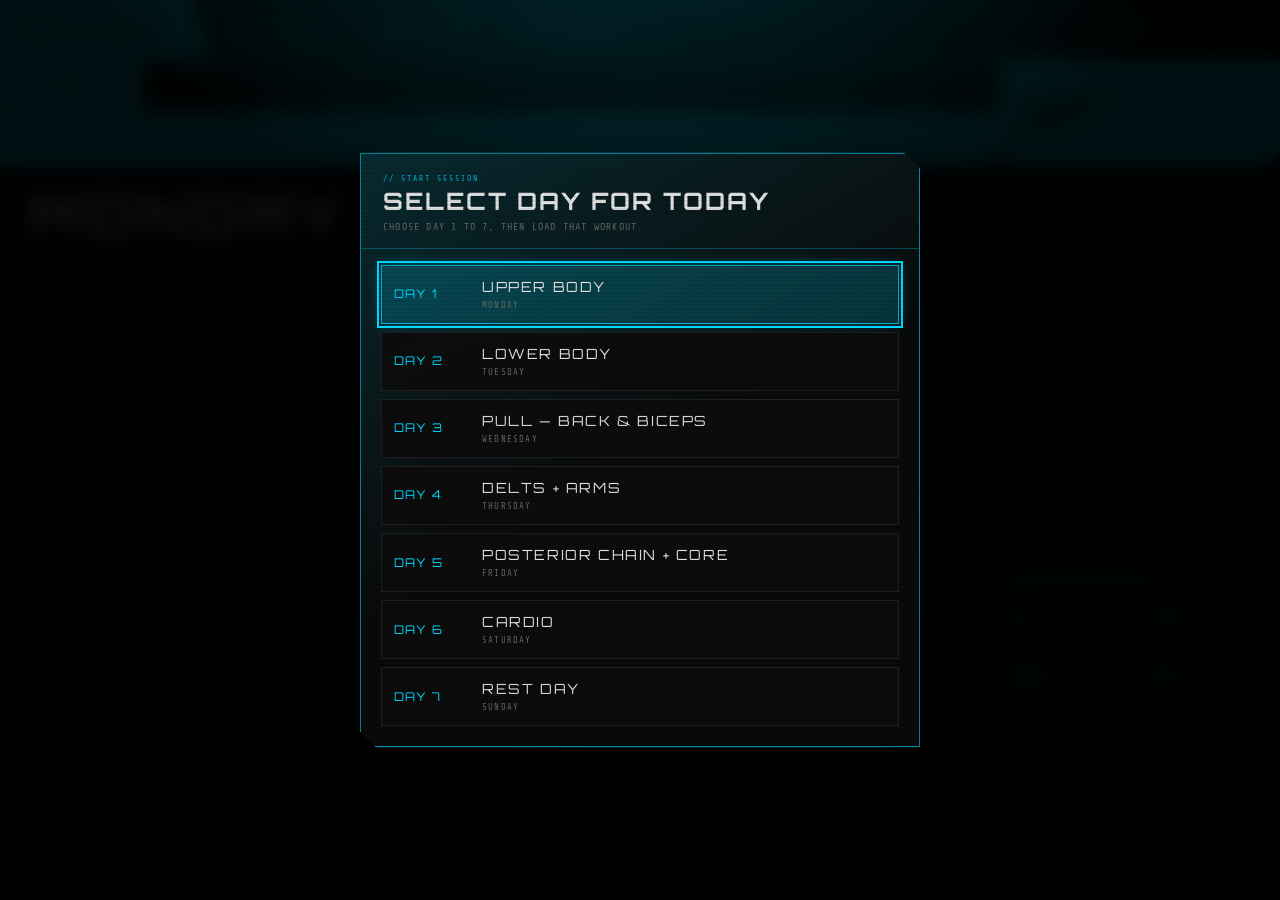
<file: index.html>
<!DOCTYPE html>
<html lang="en">
<head>
<meta charset="UTF-8">
<meta name="viewport" content="width=device-width, initial-scale=1.0">
<meta name="theme-color" content="#00d9ff">
<title>SPLIT.SYS</title>
<link rel="manifest" href="manifest.webmanifest">
<link rel="apple-touch-icon" sizes="192x192" href="icons/icon-192.png">
<link href="https://fonts.googleapis.com/css2?family=Orbitron:wght@400;700;900&family=Share+Tech+Mono&family=Rajdhani:wght@300;500;700&family=Inter:wght@300;400;500;600&display=swap" rel="stylesheet">
<link rel="stylesheet" href="styles.css">
</head>
<body>

<div class="app">

  <nav class="topbar">
    <div class="tb-logo"><span class="tb-logo-text">SPLIT.SYS</span></div>
    <div class="tb-meta">
      <div class="tb-item">
        <div class="tb-item-label">Cycle</div>
        <div class="tb-item-val">02 / WK08</div>
      </div>
      <div class="tb-item">
        <div class="tb-item-label">Period</div>
        <div class="tb-item-val">FEB 17–23</div>
      </div>
      <div class="tb-item">
        <div class="tb-item-label">Program</div>
        <div class="tb-item-val">5-DAY SPLIT</div>
      </div>
    </div>
    <div class="tb-status">
      <div class="status-dot"></div>
      <span class="status-txt">ACTIVE</span>
      <span class="network-status" id="network-status">ONLINE</span>
      <button type="button" class="install-app-btn hidden" id="install-app-btn">INSTALL</button>
    </div>
  </nav>

  <div class="ios-install-hint hidden" id="ios-install-hint">
    <span class="ios-hint-text">On iPhone: Share <b>&rarr;</b> Add to Home Screen.</span>
    <button type="button" class="ios-hint-close-btn" id="ios-hint-close-btn">OK</button>
  </div>

  <div class="app-update-banner hidden" id="app-update-banner" aria-live="polite">
    <span class="app-update-text" id="app-update-text">Update ready.</span>
    <div class="app-update-actions">
      <button type="button" class="app-update-btn" id="app-update-apply-btn" disabled>Apply Update</button>
      <button type="button" class="app-update-btn app-update-btn-muted" id="app-update-dismiss-btn">Dismiss</button>
    </div>
  </div>

  <main class="main">
    <div class="bg-text" id="bg-text">MONDAY</div>

    <div class="day-strip" id="day-strip">
      <div class="day-tab active" data-day="0"><span class="tab-s">Mon</span><span class="tab-n">01</span></div>
      <div class="day-tab" data-day="1"><span class="tab-s">Tue</span><span class="tab-n">02</span></div>
      <div class="day-tab" data-day="2"><span class="tab-s">Wed</span><span class="tab-n">03</span></div>
      <div class="day-tab" data-day="3"><span class="tab-s">Thu</span><span class="tab-n">04</span></div>
      <div class="day-tab" data-day="4"><span class="tab-s">Fri</span><span class="tab-n">05</span></div>
      <div class="day-tab rest-tab" data-day="5"><span class="tab-s">Sat</span><span class="tab-n">06</span></div>
      <div class="day-tab rest-tab" data-day="6"><span class="tab-s">Sun</span><span class="tab-n">07</span></div>
    </div>

    <div class="hero">
      <div class="hero-accent-bar">
        <div class="hero-day-label" id="hero-label">DAY 01 — MONDAY</div>
        <div class="hero-cat-badge" id="hero-cat-badge">UPPER BODY</div>
      </div>
      <div class="hero-name-row">
        <div class="hero-name" id="hero-name">Monday</div>
      </div>
      <div class="hero-chip-row" id="hero-chips"></div>
    </div>

    <div class="ex-panel" id="ex-panel"></div>
  </main>

  <aside class="sidebar">
    <div class="sb-head">
      <div class="sb-head-sys">SYS // PROGRAM</div>
      <div class="sb-head-title">Weekly<br>Split</div>
      <div class="sb-head-sub">2026 — Cycle 02</div>
    </div>
    <div class="sb-circuit">
      <div class="circuit-node"></div>
      <div class="circuit-line"></div>
      <div class="circuit-node"></div>
      <div class="circuit-line"></div>
      <div class="circuit-node"></div>
    </div>
    <div class="week-list" id="week-list"></div>
    <div class="sb-foot">
      <div class="sb-progress-bar"><div class="sb-progress-fill"></div></div>
      <div class="sb-stats-grid">
        <div class="sb-stat"><div class="sb-stat-label">Train / wk</div><div class="sb-stat-val">5</div></div>
        <div class="sb-stat"><div class="sb-stat-label">Avg min</div><div class="sb-stat-val">75</div></div>
        <div class="sb-stat"><div class="sb-stat-label">Total sets</div><div class="sb-stat-val">68</div></div>
        <div class="sb-stat"><div class="sb-stat-label">Cycle %</div><div class="sb-stat-val">57<span class="sb-stat-unit">%</span></div></div>
      </div>
      <div class="sb-routine-wrap">
        <button type="button" class="sb-clear-btn sb-routine-btn" id="import-csv-btn">Import CSV</button>
        <button type="button" class="sb-clear-btn sb-routine-btn" id="reset-default-routine-btn">Reset Routine</button>
        <button type="button" class="sb-clear-btn sb-routine-btn" onclick="location.href='./admin/'">Routine Admin</button>
        <input type="file" id="routine-csv-input" class="routine-csv-input" accept=".csv,text/csv">
        <div class="routine-feedback" id="routine-feedback" aria-live="polite"></div>
      </div>
      <div class="sb-clear-wrap">
        <button type="button" class="sb-clear-btn" id="clear-progress-btn">Clear Progress</button>
      </div>
    </div>
  </aside>

</div>

<!-- REST TIMER -->
<div class="rest-timer-widget" id="rest-timer-widget" aria-live="polite">
  <div class="rt-head">
    <span class="rt-title" id="rest-title">REST TIMER</span>
    <button type="button" class="rt-skip-btn" id="rest-skip-btn">SKIP</button>
  </div>
  <div class="rt-time" id="rest-time">00:00</div>
  <div class="rt-bar"><div class="rt-fill" id="rest-fill"></div></div>
</div>

<!-- MOBILE SESSION DOCK -->
<div class="session-dock" id="session-dock">
  <div class="session-dock-meta" id="dock-meta">0/0 DONE</div>
  <div class="session-dock-actions">
    <button type="button" class="dock-btn dock-btn-primary" id="dock-start-end-btn">START DAY</button>
    <button type="button" class="dock-btn" id="dock-undo-btn">UNDO</button>
    <button type="button" class="dock-btn" id="dock-plus-rest-btn">+30S REST</button>
    <button type="button" class="dock-btn" id="dock-skip-rest-btn">SKIP REST</button>
  </div>
</div>

<!-- MODAL -->
<div class="modal-bg" id="modal-bg">
  <div class="modal">
    <div class="modal-head">
      <div>
        <div class="mh-sys" id="mh-sys">// WORKOUT LOG</div>
        <div class="mh-name" id="mh-name">Monday</div>
        <div class="mh-cat" id="mh-cat">Upper Body</div>
      </div>
      <button class="modal-close" id="modal-close">&times;</button>
    </div>
    <div class="modal-body" id="modal-body"></div>
  </div>
</div>

<!-- STARTUP DAY PICKER -->
<div class="day-picker-bg" id="day-picker-bg" role="dialog" aria-modal="true" aria-labelledby="day-picker-title">
  <div class="day-picker">
    <div class="day-picker-head">
      <div class="day-picker-kicker">// START SESSION</div>
      <h2 class="day-picker-title" id="day-picker-title">Select Day For Today</h2>
      <p class="day-picker-copy">Choose day 1 to 7, then load that workout.</p>
    </div>
    <div class="day-picker-grid">
      <button type="button" class="day-pick-btn" data-day="0"><span class="day-pick-num">DAY 1</span><span class="day-pick-main">UPPER BODY</span><span class="day-pick-cat">MONDAY</span></button>
      <button type="button" class="day-pick-btn" data-day="1"><span class="day-pick-num">DAY 2</span><span class="day-pick-main">LOWER BODY</span><span class="day-pick-cat">TUESDAY</span></button>
      <button type="button" class="day-pick-btn" data-day="2"><span class="day-pick-num">DAY 3</span><span class="day-pick-main">PULL - BACK & BICEPS</span><span class="day-pick-cat">WEDNESDAY</span></button>
      <button type="button" class="day-pick-btn" data-day="3"><span class="day-pick-num">DAY 4</span><span class="day-pick-main">DELTS + ARMS</span><span class="day-pick-cat">THURSDAY</span></button>
      <button type="button" class="day-pick-btn" data-day="4"><span class="day-pick-num">DAY 5</span><span class="day-pick-main">POSTERIOR CHAIN + CORE</span><span class="day-pick-cat">FRIDAY</span></button>
      <button type="button" class="day-pick-btn" data-day="5"><span class="day-pick-num">DAY 6</span><span class="day-pick-main">CARDIO</span><span class="day-pick-cat">SATURDAY</span></button>
      <button type="button" class="day-pick-btn" data-day="6"><span class="day-pick-num">DAY 7</span><span class="day-pick-main">REST DAY</span><span class="day-pick-cat">SUNDAY</span></button>
    </div>
  </div>
</div>

<script src="script.js"></script>
</body>
</html>
</file>
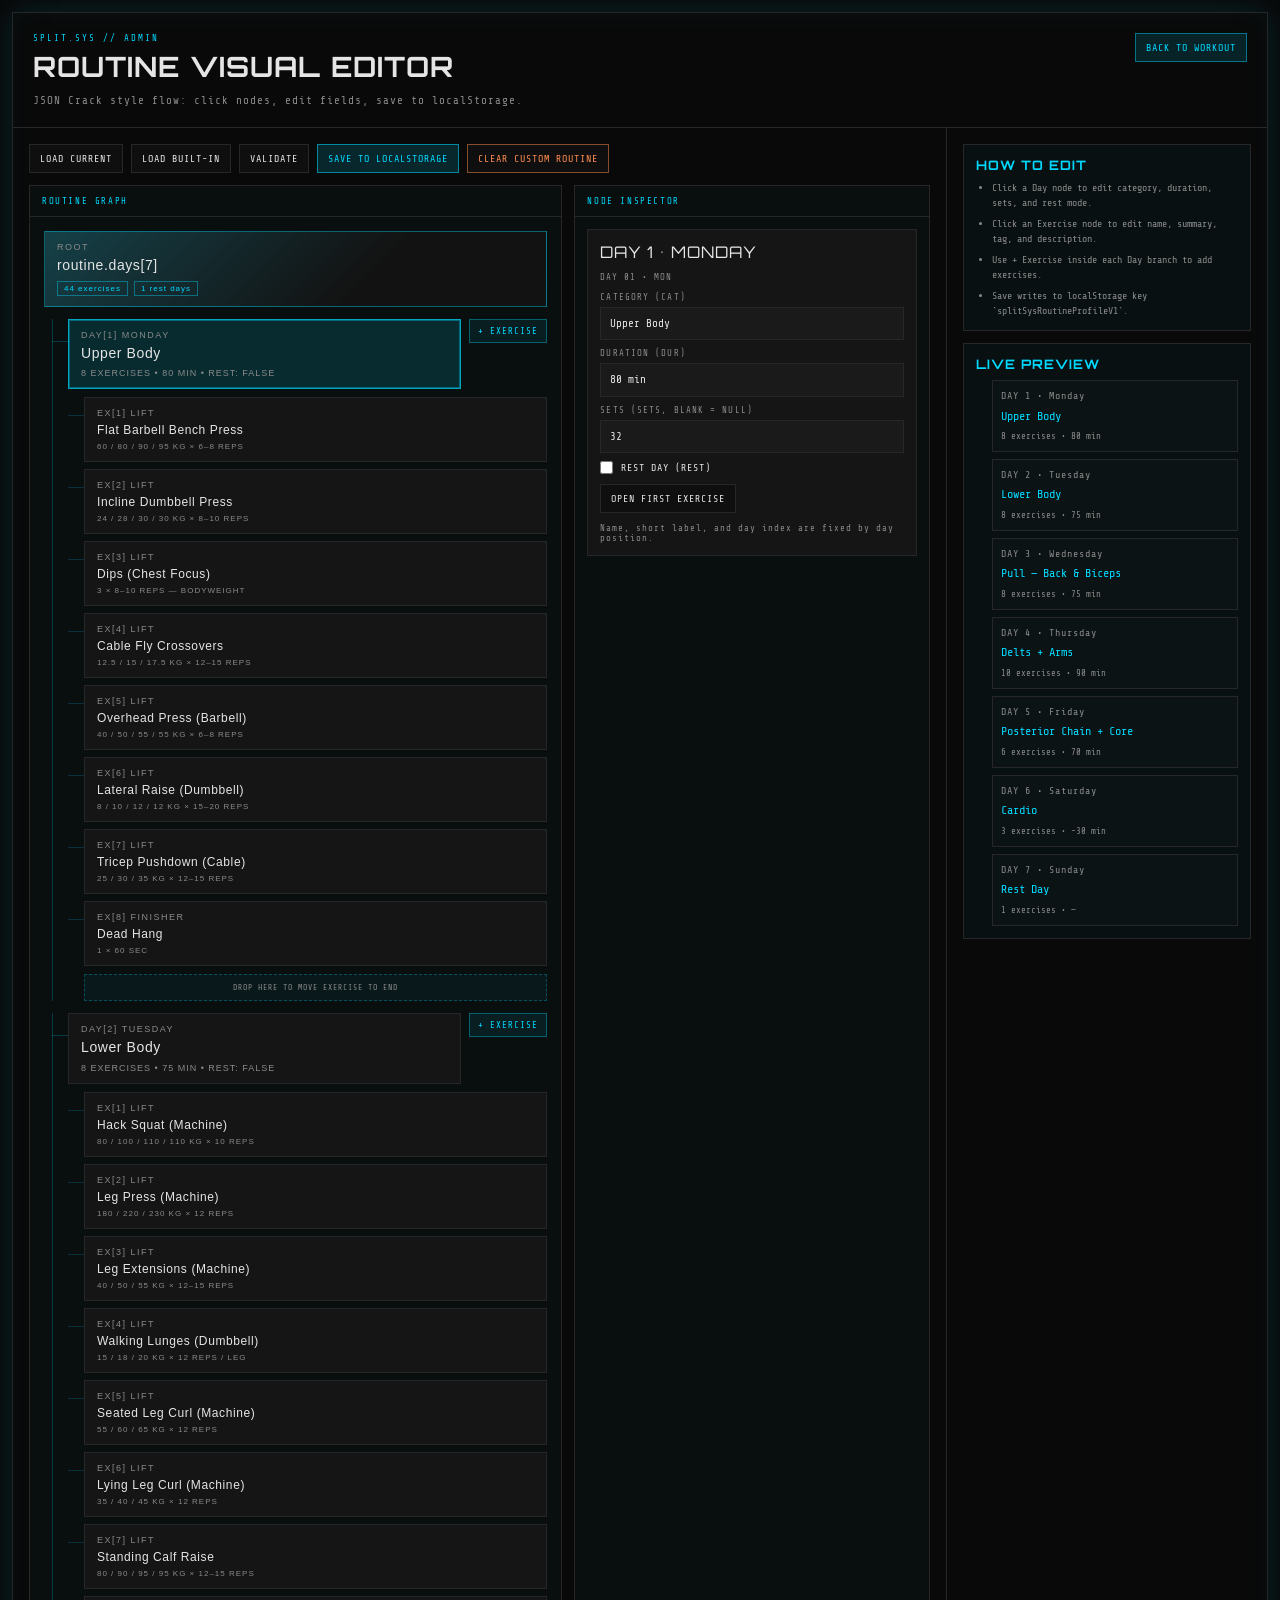
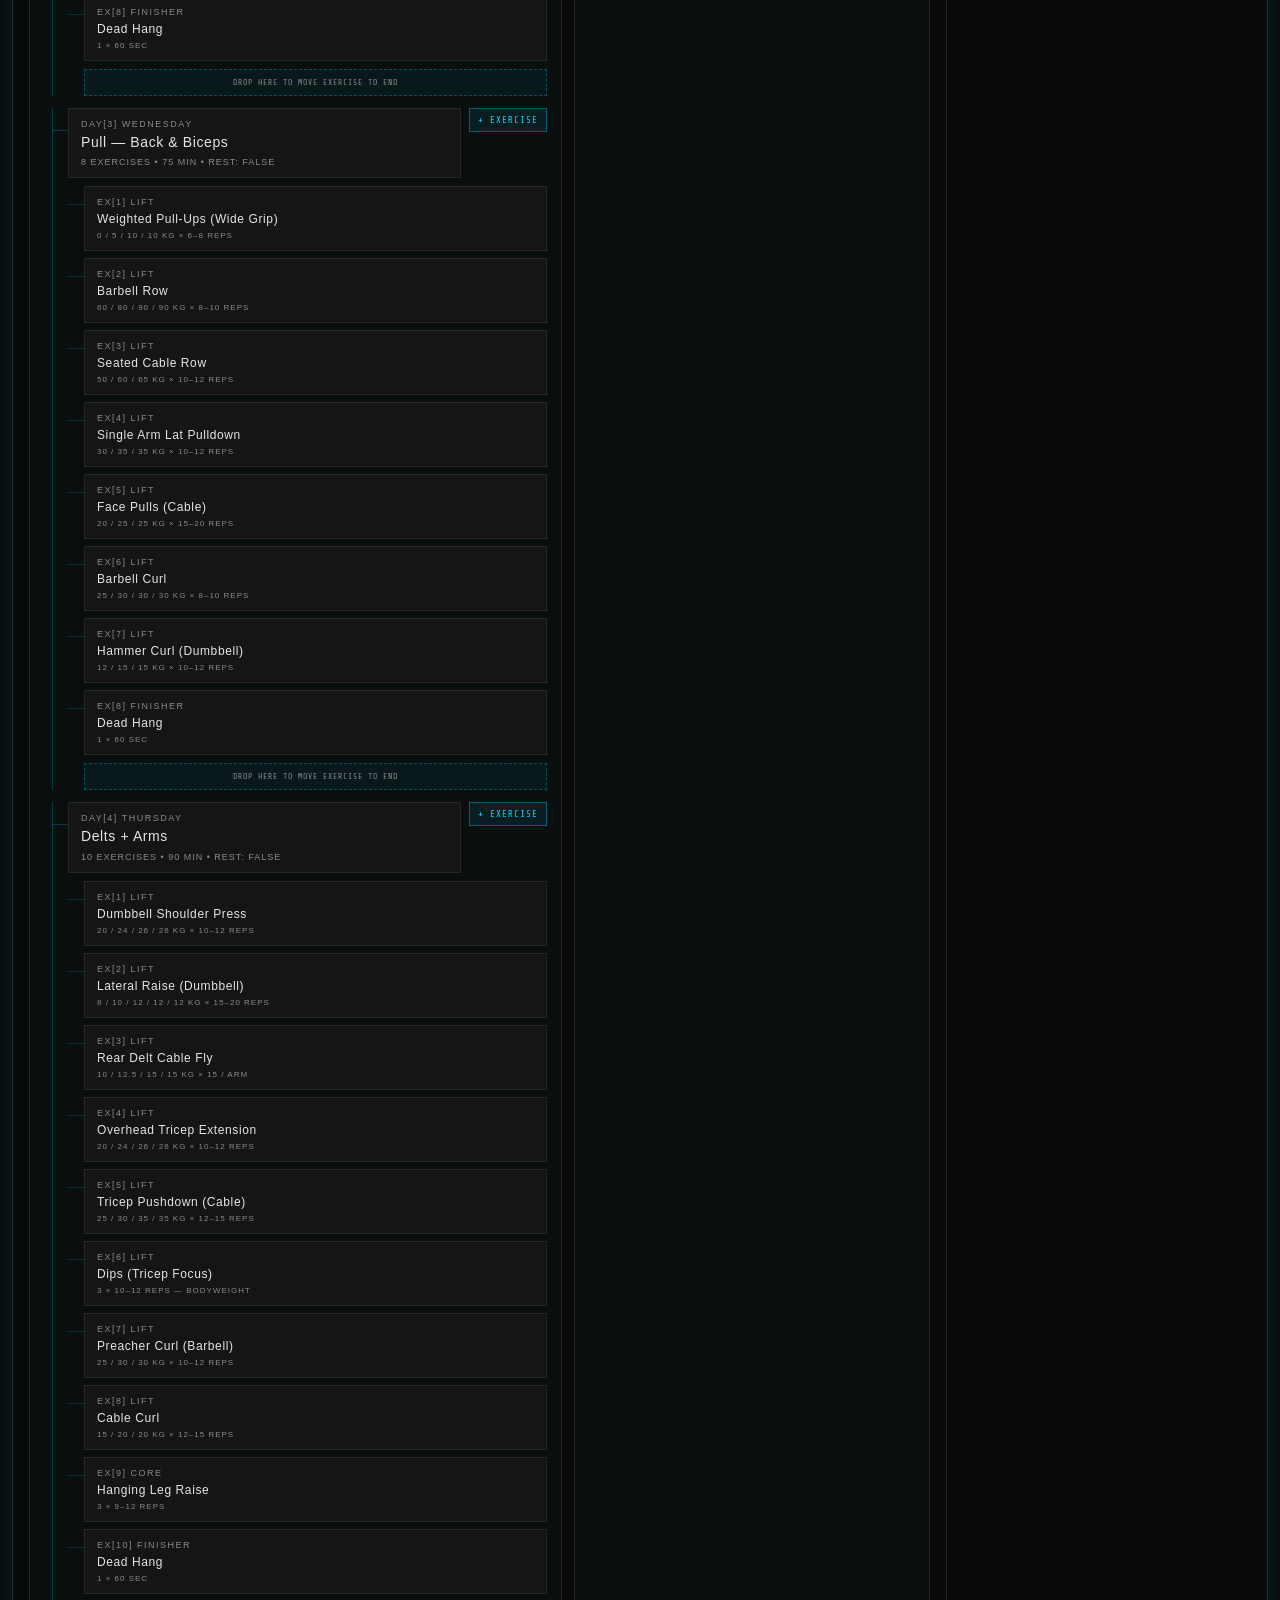
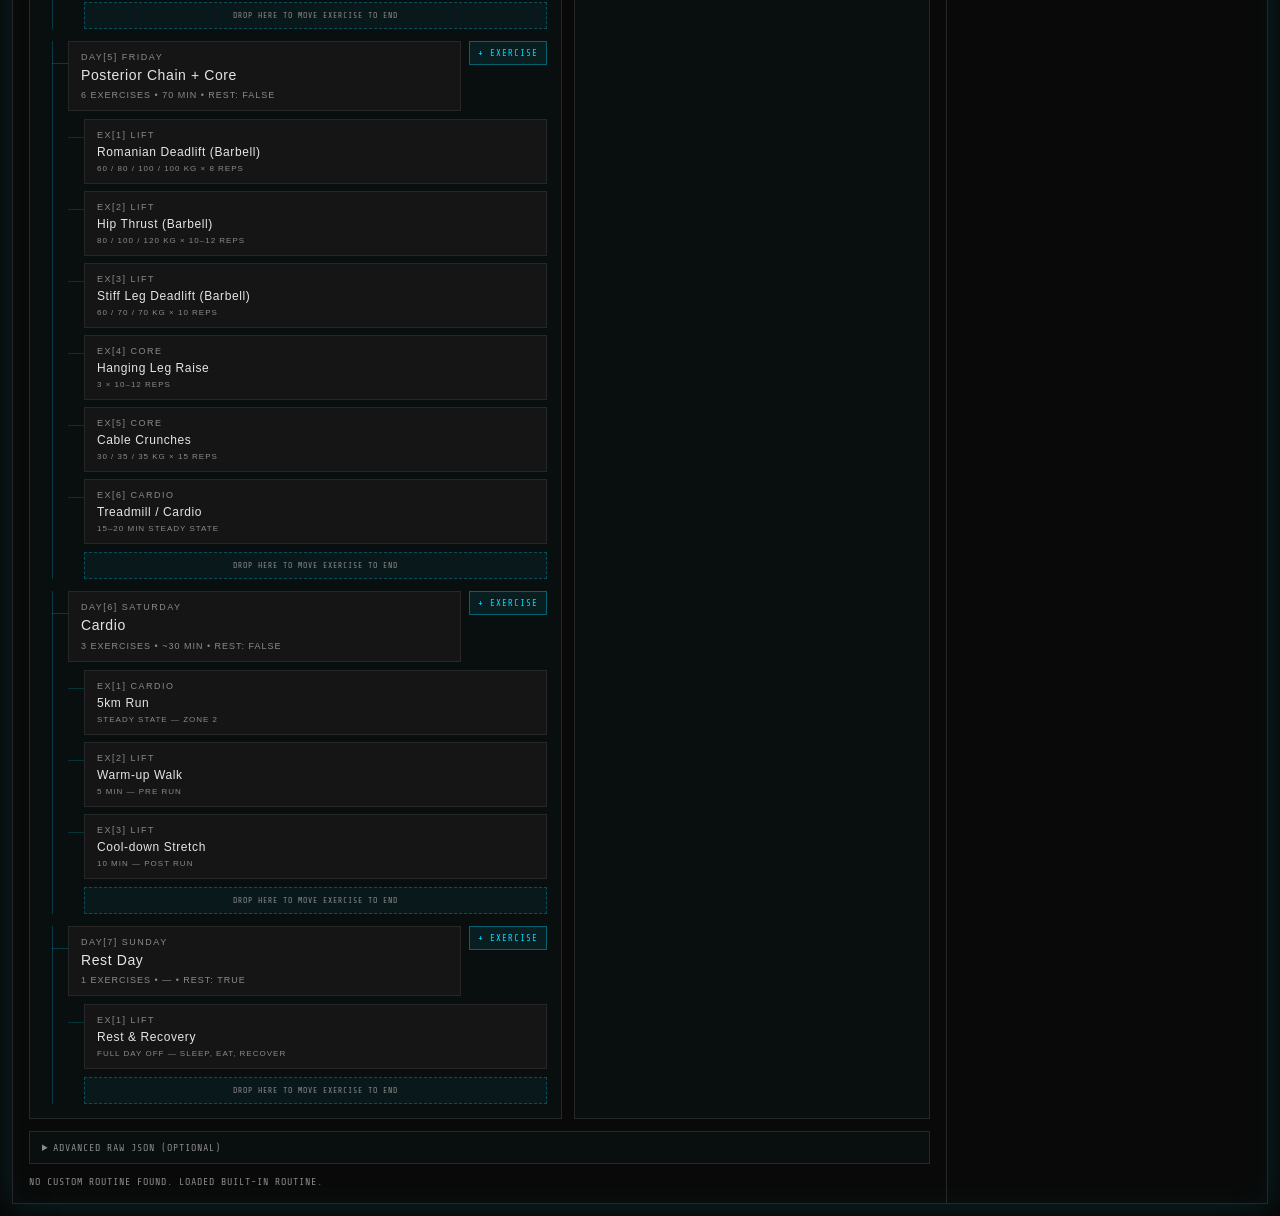
<file: admin/index.html>
<!DOCTYPE html>
<html lang="en">
<head>
<meta charset="UTF-8">
<meta name="viewport" content="width=device-width, initial-scale=1.0">
<meta name="theme-color" content="#00d9ff">
<title>SPLIT.SYS Admin</title>
<link href="https://fonts.googleapis.com/css2?family=Orbitron:wght@400;700;900&family=Share+Tech+Mono&family=Rajdhani:wght@500;700&display=swap" rel="stylesheet">
<link rel="stylesheet" href="./admin.css">
</head>
<body>
<div class="admin-shell">
  <header class="admin-topbar">
    <div class="admin-brand">
      <div class="admin-kicker">SPLIT.SYS // ADMIN</div>
      <h1 class="admin-title">Routine Visual Editor</h1>
      <p class="admin-sub">JSON Crack style flow: click nodes, edit fields, save to localStorage.</p>
    </div>
    <a class="admin-back" href="../index.html">Back To Workout</a>
  </header>

  <main class="admin-main">
    <section class="admin-editor-panel">
      <div class="admin-toolbar">
        <button type="button" class="admin-btn" id="load-current-btn">Load Current</button>
        <button type="button" class="admin-btn" id="load-default-btn">Load Built-in</button>
        <button type="button" class="admin-btn" id="validate-btn">Validate</button>
        <button type="button" class="admin-btn admin-btn-primary" id="save-btn">Save To LocalStorage</button>
        <button type="button" class="admin-btn admin-btn-danger" id="clear-btn">Clear Custom Routine</button>
      </div>

      <div class="admin-workspace">
        <div class="graph-pane">
          <div class="pane-title">Routine Graph</div>
          <div id="graph-canvas" class="graph-canvas" aria-live="polite"></div>
        </div>
        <div class="inspector-pane">
          <div class="pane-title">Node Inspector</div>
          <div id="inspector-body" class="inspector-body"></div>
        </div>
      </div>

      <details class="raw-panel">
        <summary>Advanced Raw JSON (optional)</summary>
        <label class="admin-label" for="routine-json-input">Edit JSON directly, then apply to graph</label>
        <textarea id="routine-json-input" class="admin-editor" spellcheck="false" aria-describedby="admin-status"></textarea>
        <div class="raw-actions">
          <button type="button" class="admin-btn" id="apply-json-btn">Apply JSON To Graph</button>
        </div>
      </details>

      <div class="admin-status" id="admin-status" aria-live="polite">Ready.</div>
    </section>

    <aside class="admin-side-panel">
      <div class="panel-block">
        <h2>How To Edit</h2>
        <ul>
          <li>Click a Day node to edit category, duration, sets, and rest mode.</li>
          <li>Click an Exercise node to edit name, summary, tag, and description.</li>
          <li>Use + Exercise inside each Day branch to add exercises.</li>
          <li>Save writes to localStorage key `splitSysRoutineProfileV1`.</li>
        </ul>
      </div>
      <div class="panel-block">
        <h2>Live Preview</h2>
        <ul id="day-preview-list" class="day-preview-list"></ul>
      </div>
    </aside>
  </main>
</div>

<script src="./admin.js"></script>
</body>
</html>
</file>
<file: styles.css>
*, *::before, *::after { box-sizing: border-box; margin: 0; padding: 0; }

:root {
  --bg: #080808;
  --surface: #0e0e0e;
  --border: #202020;
  --accent: #00d9ff;
  --accent-rgb: 0,217,255;
  --accent-ink: #000000;
  --accent-ink-rgb: 0,0,0;
  --accent-ink-muted: rgba(0,0,0,0.55);
  --accent-ink-border: rgba(0,0,0,0.25);
  --text: #e0e0e0;
  --muted: #3a3a3a;
  --muted2: #666;
}

html, body {
  min-height: 100%;
  width: 100%;
  overflow-x: hidden;
}

body {
  font-family: 'Share Tech Mono', monospace;
  background:
    radial-gradient(1100px 560px at 12% -12%, rgba(var(--accent-rgb),0.22), transparent 58%),
    radial-gradient(900px 500px at 88% 112%, rgba(var(--accent-rgb),0.14), transparent 60%),
    var(--bg);
  color: var(--text);
  min-height: 100vh;
}

body::before {
  content: '';
  position: fixed;
  inset: 0;
  background: repeating-linear-gradient(0deg, transparent, transparent 2px, rgba(0,0,0,0.06) 2px, rgba(0,0,0,0.06) 4px);
  pointer-events: none;
  z-index: 9999;
}

body::after {
  content: '';
  position: fixed;
  inset: 0;
  background:
    radial-gradient(800px 420px at 50% 50%, rgba(0,0,0,0.08), rgba(0,0,0,0.45)),
    rgba(0,0,0,0.22);
  opacity: 0;
  pointer-events: none;
  z-index: 9998;
  transition: opacity 160ms ease;
}

body.theme-fade-out::after {
  opacity: 0.62;
}

body.theme-fade-in::after {
  opacity: 0;
  transition: opacity 320ms ease;
}

/* ── LAYOUT ─────────────────────────────── */
.app {
  display: grid;
  grid-template-columns: 1fr 280px;
  grid-template-rows: 60px 1fr;
  min-height: 100vh;
}

/* ── TOP BAR ────────────────────────────── */
.topbar {
  grid-column: 1 / -1;
  display: flex;
  align-items: stretch;
  border-bottom: 1px solid var(--accent);
  min-width: 0;
}

.tb-logo {
  display: flex;
  align-items: center;
  padding: 0 28px 0 24px;
  background: var(--accent);
  clip-path: polygon(0 0, calc(100% - 16px) 0, 100% 100%, 0 100%);
  padding-right: 44px;
  flex-shrink: 0;
}

.tb-logo-text {
  font-family: 'Orbitron', sans-serif;
  font-size: 16px;
  font-weight: 900;
  letter-spacing: 5px;
  color: var(--accent-ink);
}

.tb-meta {
  display: flex;
  align-items: center;
  flex: 1;
  min-width: 0;
}

.tb-item {
  padding: 0 24px;
  border-right: 1px solid var(--border);
  display: flex;
  flex-direction: column;
  justify-content: center;
  height: 100%;
  min-width: 0;
}

.tb-item-label {
  font-size: 9px;
  letter-spacing: 2px;
  text-transform: uppercase;
  color: var(--muted2);
  margin-bottom: 3px;
}

.tb-item-val {
  font-family: 'Orbitron', sans-serif;
  font-size: 12px;
  font-weight: 700;
  color: var(--accent);
  letter-spacing: 2px;
  text-shadow: 0 0 10px rgba(var(--accent-rgb),0.55);
  white-space: nowrap;
}

.tb-status {
  margin-left: auto;
  display: flex;
  align-items: center;
  gap: 10px;
  padding: 0 24px;
  flex-shrink: 0;
}

.status-dot {
  width: 8px; height: 8px;
  background: var(--accent);
  box-shadow:
    0 0 8px rgba(var(--accent-rgb),0.95),
    0 0 22px rgba(var(--accent-rgb),0.8);
  animation: pulse 2s ease-in-out infinite;
}

@keyframes pulse { 0%,100%{opacity:1} 50%{opacity:0.25} }

.status-txt {
  font-size: 10px;
  letter-spacing: 3px;
  text-transform: uppercase;
  color: var(--accent);
  text-shadow: 0 0 12px rgba(var(--accent-rgb),0.6);
}

.network-status {
  font-size: 8px;
  letter-spacing: 1.8px;
  text-transform: uppercase;
  color: #00f5b8;
  border: 1px solid rgba(0,245,184,0.4);
  background: rgba(0,245,184,0.09);
  padding: 5px 8px 4px;
}

.network-status.offline {
  color: #ff8c50;
  border-color: rgba(255,140,80,0.45);
  background: rgba(255,140,80,0.12);
}

.install-app-btn {
  font-family: 'Share Tech Mono', monospace;
  font-size: 8px;
  letter-spacing: 1.5px;
  text-transform: uppercase;
  color: var(--accent);
  border: 1px solid rgba(var(--accent-rgb),0.5);
  background: rgba(var(--accent-rgb),0.14);
  padding: 6px 10px;
  cursor: pointer;
}
.install-app-btn:hover {
  background: rgba(var(--accent-rgb),0.24);
}
.install-app-btn.hidden {
  display: none;
}

.ios-install-hint {
  grid-column: 1 / -1;
  margin: 8px 16px 0;
  padding: 10px 12px;
  border: 1px solid rgba(var(--accent-rgb),0.45);
  background: rgba(var(--accent-rgb),0.1);
  display: flex;
  align-items: center;
  justify-content: space-between;
  gap: 10px;
}

.ios-install-hint.hidden {
  display: none;
}

.ios-hint-text {
  font-size: 10px;
  letter-spacing: 1px;
  color: var(--text);
}

.ios-hint-close-btn {
  font-family: 'Share Tech Mono', monospace;
  font-size: 8px;
  letter-spacing: 1.6px;
  text-transform: uppercase;
  color: var(--accent);
  border: 1px solid rgba(var(--accent-rgb),0.45);
  background: rgba(var(--accent-rgb),0.1);
  padding: 5px 9px;
  cursor: pointer;
}

.app-update-banner {
  grid-column: 1 / -1;
  margin: 8px 16px 0;
  padding: 10px 12px;
  border: 1px solid rgba(var(--accent-rgb),0.45);
  background: rgba(var(--accent-rgb),0.1);
  display: flex;
  align-items: center;
  justify-content: space-between;
  gap: 10px;
}

.app-update-banner.hidden {
  display: none;
}

.app-update-banner.blocked {
  border-color: rgba(255,140,80,0.48);
  background: rgba(255,140,80,0.12);
}

.app-update-text {
  font-size: 10px;
  letter-spacing: 1px;
  color: var(--text);
}

.app-update-banner.blocked .app-update-text {
  color: #ffbf96;
}

.app-update-actions {
  display: inline-flex;
  align-items: center;
  flex-wrap: wrap;
  gap: 8px;
}

.app-update-btn {
  font-family: 'Share Tech Mono', monospace;
  font-size: 8px;
  letter-spacing: 1.5px;
  text-transform: uppercase;
  color: var(--accent);
  border: 1px solid rgba(var(--accent-rgb),0.45);
  background: rgba(var(--accent-rgb),0.12);
  padding: 5px 9px;
  cursor: pointer;
}

.app-update-btn:hover:not(:disabled) {
  background: rgba(var(--accent-rgb),0.22);
}

.app-update-btn:disabled {
  opacity: 0.4;
  cursor: default;
}

.app-update-btn-muted {
  color: var(--muted2);
  border-color: var(--border);
  background: var(--surface);
}

.app-update-btn-muted:hover:not(:disabled) {
  color: var(--text);
  border-color: rgba(var(--accent-rgb),0.35);
  background: rgba(var(--accent-rgb),0.08);
}

button:focus-visible,
input:focus-visible,
textarea:focus-visible,
summary:focus-visible,
.day-tab:focus-visible,
.wi:focus-visible {
  outline: 2px solid var(--accent);
  outline-offset: 2px;
  box-shadow: 0 0 0 3px rgba(var(--accent-rgb),0.24);
}

/* ── MAIN ───────────────────────────────── */
.main {
  position: relative;
  overflow: hidden;
  border-right: 1px solid var(--border);
  display: flex;
  flex-direction: column;
}

.bg-text {
  position: absolute;
  bottom: -20px;
  left: -10px;
  font-family: 'Orbitron', sans-serif;
  font-size: clamp(80px, 12vw, 160px);
  font-weight: 900;
  color: rgba(var(--accent-rgb),0.035);
  letter-spacing: 8px;
  pointer-events: none;
  user-select: none;
  white-space: nowrap;
  z-index: 0;
}

/* ── DAY STRIP ──────────────────────────── */
.day-strip {
  display: flex;
  border-bottom: 1px solid var(--border);
  position: relative;
  z-index: 1;
}

.day-tab {
  flex: 1;
  padding: 14px 4px 12px;
  text-align: center;
  cursor: pointer;
  border-right: 1px solid var(--border);
  transition: background 0.12s;
}
.day-tab:last-child { border-right: none; }
.day-tab:hover { background: rgba(var(--accent-rgb),0.06); }
.day-tab.active { background: var(--accent); }
.day-tab.active .tab-s, .day-tab.active .tab-n { color: var(--accent-ink); }
.day-tab.rest-tab { opacity: 0.3; }
.day-tab.rest-tab.active { opacity: 1; }

.tab-s {
  font-family: 'Orbitron', sans-serif;
  font-size: 10px;
  font-weight: 700;
  letter-spacing: 1px;
  color: var(--muted2);
  text-transform: uppercase;
  display: block;
}
.tab-n {
  font-size: 9px;
  color: var(--muted);
  display: block;
  margin-top: 3px;
}

/* ── HERO ───────────────────────────────── */
.hero {
  position: relative;
  z-index: 1;
  border-bottom: 1px solid var(--border);
}

.hero-accent-bar {
  background: var(--accent);
  padding: 16px 28px 14px;
  display: flex;
  align-items: center;
  justify-content: space-between;
  clip-path: polygon(0 0, 100% 0, 100% calc(100% - 12px), calc(100% - 12px) 100%, 0 100%);
}

.hero-day-label {
  font-size: 10px;
  letter-spacing: 3px;
  color: var(--accent-ink-muted);
  text-transform: uppercase;
}

.hero-cat-badge {
  font-family: 'Rajdhani', sans-serif;
  font-size: 13px;
  font-weight: 700;
  letter-spacing: 4px;
  text-transform: uppercase;
  color: var(--accent-ink-muted);
  border: 1px solid var(--accent-ink-border);
  padding: 3px 12px;
}

.hero-name-row {
  padding: 20px 28px 4px;
}

.hero-name {
  font-family: 'Orbitron', sans-serif;
  font-size: clamp(36px, 4.5vw, 58px);
  font-weight: 900;
  letter-spacing: 5px;
  color: var(--text);
  text-transform: uppercase;
  line-height: 1;
  overflow-wrap: anywhere;
}

.hero-chip-row {
  display: flex;
  gap: 3px;
  padding: 16px 28px 20px;
}

.hchip {
  flex: 1;
  background: var(--surface);
  border: 1px solid var(--border);
  border-top: 2px solid var(--accent);
  padding: 12px 16px;
  clip-path: polygon(0 0, calc(100% - 8px) 0, 100% 8px, 100% 100%, 0 100%);
}

.hchip-label {
  font-size: 9px;
  letter-spacing: 2px;
  text-transform: uppercase;
  color: var(--muted2);
  margin-bottom: 5px;
}

.hchip-val {
  font-family: 'Orbitron', sans-serif;
  font-size: 16px;
  font-weight: 700;
  color: var(--accent);
  text-shadow:
    0 0 14px rgba(var(--accent-rgb),0.6),
    0 0 28px rgba(var(--accent-rgb),0.32);
}

/* ── EXERCISE LIST ──────────────────────── */
.ex-panel {
  position: relative;
  z-index: 1;
  flex: 1;
  overflow-y: auto;
  scrollbar-width: thin;
  scrollbar-color: var(--accent) #111;
}

.ex-section-label {
  padding: 10px 28px 8px;
  font-size: 9px;
  letter-spacing: 3px;
  text-transform: uppercase;
  color: var(--muted2);
  border-bottom: 1px solid var(--border);
  display: flex;
  align-items: center;
  justify-content: space-between;
  gap: 10px;
  flex-wrap: wrap;
}

.ex-section-title {
  display: flex;
  align-items: center;
  gap: 10px;
}
.ex-section-title::before { content: '//'; color: var(--accent); font-size: 11px; }

.day-controls {
  display: flex;
  align-items: center;
  gap: 10px;
}

.day-progress {
  font-size: 8px;
  letter-spacing: 2px;
  color: var(--muted2);
}

.day-start-btn {
  font-family: 'Share Tech Mono', monospace;
  font-size: 9px;
  letter-spacing: 1.5px;
  text-transform: uppercase;
  color: var(--muted2);
  background: var(--surface);
  border: 1px solid var(--border);
  padding: 7px 12px;
  cursor: pointer;
}
.day-start-btn:hover {
  color: var(--accent);
  border-color: rgba(var(--accent-rgb),0.4);
}
.day-start-btn.started {
  color: var(--accent);
  border-color: rgba(var(--accent-rgb),0.4);
  background: rgba(var(--accent-rgb),0.08);
}

.notes-panel {
  margin: 0 28px 10px;
  border: 1px solid var(--border);
  background: rgba(var(--accent-rgb),0.06);
}

.notes-panel > summary {
  cursor: pointer;
  list-style: none;
  padding: 10px 12px;
  font-size: 9px;
  letter-spacing: 2px;
  text-transform: uppercase;
  color: var(--accent);
  user-select: none;
}
.notes-panel > summary::-webkit-details-marker { display: none; }

.notes-body {
  padding: 0 12px 12px;
  border-top: 1px solid rgba(var(--accent-rgb),0.24);
}

.notes-input {
  width: 100%;
  min-height: 72px;
  resize: vertical;
  border: 1px solid rgba(var(--accent-rgb),0.28);
  background: rgba(10,10,10,0.88);
  color: var(--text);
  font-family: 'Inter', sans-serif;
  font-size: 13px;
  line-height: 1.45;
  padding: 10px;
  margin-top: 10px;
}

.pref-row {
  display: flex;
  gap: 12px;
  flex-wrap: wrap;
  margin-top: 9px;
}

.pref-item {
  display: inline-flex;
  align-items: center;
  gap: 6px;
  font-size: 9px;
  letter-spacing: 1px;
  text-transform: uppercase;
  color: var(--muted2);
}

.ex-row {
  display: grid;
  grid-template-columns: 1fr;
  gap: 12px;
  padding: 18px 24px 20px;
  border-bottom: 1px solid var(--border);
  transition: background 0.1s;
  position: relative;
}

.ex-panel.rows-animate .ex-row {
  animation: slideIn 0.25s ease both;
}

@keyframes slideIn {
  from { opacity: 0; transform: translateX(-8px); }
  to   { opacity: 1; transform: translateX(0); }
}

.ex-row::before {
  content: '';
  position: absolute;
  left: 0;
  top: 0;
  bottom: 0;
  width: 0;
  background: var(--accent);
  transition: width 0.1s;
}
.ex-row:hover { background: rgba(var(--accent-rgb),0.04); }
.ex-row:hover::before { width: 3px; }
.ex-row.done { background: rgba(var(--accent-rgb),0.08); }
.ex-row.done .ex-name { color: var(--accent); }

.ex-name {
  font-family: 'Inter', sans-serif;
  font-size: 31px;
  font-weight: 600;
  color: var(--text);
  line-height: 1.2;
  min-width: 0;
  overflow-wrap: anywhere;
}

.ex-head {
  display: flex;
  justify-content: space-between;
  align-items: flex-start;
  gap: 12px;
}

.ex-head-main {
  min-width: 0;
}

.ex-prescription {
  font-family: 'Share Tech Mono', monospace;
  font-size: 11px;
  color: var(--muted2);
  margin-top: 4px;
}

.ex-scheme {
  font-family: 'Orbitron', sans-serif;
  font-size: 20px;
  font-weight: 700;
  letter-spacing: 0.8px;
  text-transform: uppercase;
  color: var(--accent);
  white-space: nowrap;
}

.ex-set-track {
  display: flex;
  align-items: center;
  gap: 11px;
  overflow-x: auto;
  padding-bottom: 4px;
  scrollbar-width: thin;
}

.set-dot {
  width: 58px;
  height: 58px;
  min-width: 58px;
  display: grid;
  place-items: center;
  position: relative;
  overflow: hidden;
  isolation: isolate;
  clip-path: polygon(25% 6.7%, 75% 6.7%, 100% 50%, 75% 93.3%, 25% 93.3%, 0 50%);
  border: 1px solid rgba(160,160,160,0.2);
  background: rgba(170,170,170,0.15);
  color: rgba(225,225,225,0.45);
  font-family: 'Inter', sans-serif;
  font-size: 28px;
  font-weight: 500;
  cursor: pointer;
  transition:
    transform 0.22s cubic-bezier(0.24, 1, 0.32, 1),
    background-color 0.3s cubic-bezier(0.24, 1, 0.32, 1),
    color 0.26s ease,
    border-color 0.3s ease,
    box-shadow 0.3s ease;
  will-change: transform, background-color;
}

.set-dot::before {
  content: '';
  position: absolute;
  inset: 0;
  background: var(--accent);
  pointer-events: none;
  opacity: 0;
  clip-path: polygon(0 0, 0 0, 0 0, 0 0);
  z-index: 0;
}

.set-dot-label {
  position: relative;
  z-index: 1;
  line-height: 1;
}

.set-dot:hover {
  transform: translateY(-1px);
  border-color: rgba(var(--accent-rgb),0.45);
}

.set-dot.done {
  background: var(--accent);
  color: var(--accent-ink);
  border-color: rgba(var(--accent-rgb),0.9);
  box-shadow: 0 0 14px rgba(var(--accent-rgb),0.34);
}

.set-dot.done.fill-diag-on {
  background: rgba(170,170,170,0.15);
  color: rgba(225,225,225,0.45);
  border-color: rgba(160,160,160,0.2);
  box-shadow: none;
  animation: setDotSpringOn 560ms cubic-bezier(0.2, 0.95, 0.28, 1.1) both;
}

.set-dot.done.fill-diag-on::before {
  opacity: 1;
  animation: setDotDiagOn 560ms cubic-bezier(0.2, 0.95, 0.28, 1.1) both;
}

.set-dot.fill-diag-off {
  background: rgba(170,170,170,0.15);
  animation: setDotSpringOff 480ms cubic-bezier(0.2, 0.9, 0.3, 1) both;
}

.set-dot.fill-diag-off::before {
  opacity: 1;
  clip-path: polygon(0 0, 100% 0, 100% 100%, 0 100%);
  animation: setDotDiagOff 480ms cubic-bezier(0.2, 0.9, 0.3, 1) both;
}

@keyframes setDotSpringOn {
  0% {
    transform: scale(0.86);
    color: rgba(225,225,225,0.45);
    border-color: rgba(160,160,160,0.2);
    box-shadow: 0 0 0 rgba(var(--accent-rgb),0);
  }
  48% {
    transform: scale(1.1);
    color: var(--accent-ink);
    border-color: rgba(var(--accent-rgb),1);
    box-shadow: 0 0 20px rgba(var(--accent-rgb),0.4);
  }
  74% {
    transform: scale(0.96);
  }
  100% {
    transform: scale(1);
    color: var(--accent-ink);
    border-color: rgba(var(--accent-rgb),0.9);
    box-shadow: 0 0 14px rgba(var(--accent-rgb),0.34);
  }
}

@keyframes setDotSpringOff {
  0% {
    transform: scale(1);
    color: var(--accent-ink);
    border-color: rgba(var(--accent-rgb),0.9);
    box-shadow: 0 0 14px rgba(var(--accent-rgb),0.34);
  }
  46% {
    transform: scale(0.93);
  }
  100% {
    transform: scale(1);
    color: rgba(225,225,225,0.45);
    border-color: rgba(160,160,160,0.2);
    box-shadow: 0 0 0 rgba(var(--accent-rgb),0);
  }
}

@keyframes setDotDiagOn {
  0% {
    clip-path: polygon(0 0, 0 0, 0 0, 0 0);
  }
  58% {
    clip-path: polygon(0 0, 100% 0, 0 100%, 0 100%);
  }
  100% {
    clip-path: polygon(0 0, 100% 0, 100% 100%, 0 100%);
  }
}

@keyframes setDotDiagOff {
  0% {
    clip-path: polygon(0 0, 100% 0, 100% 100%, 0 100%);
  }
  42% {
    clip-path: polygon(0 0, 100% 0, 0 100%, 0 100%);
  }
  100% {
    clip-path: polygon(100% 100%, 100% 100%, 100% 100%, 100% 100%);
  }
}

.ex-foot {
  display: flex;
  justify-content: space-between;
  align-items: center;
  gap: 10px;
  flex-wrap: wrap;
}

.ex-progress {
  font-size: 10px;
  letter-spacing: 1.2px;
  text-transform: uppercase;
  color: var(--muted2);
}

.ex-progress.done {
  color: var(--accent);
}

.ex-actions {
  display: inline-flex;
  align-items: center;
  gap: 7px;
  margin-left: auto;
}

.ex-complete-btn {
  font-family: 'Share Tech Mono', monospace;
  font-size: 8px;
  letter-spacing: 1px;
  text-transform: uppercase;
  color: var(--muted2);
  border: 1px solid var(--border);
  background: var(--surface);
  padding: 6px 9px;
  cursor: pointer;
  white-space: nowrap;
}
.ex-complete-btn:hover {
  color: var(--accent);
  border-color: rgba(var(--accent-rgb),0.4);
}
.ex-complete-btn.done {
  color: var(--accent);
  border-color: rgba(var(--accent-rgb),0.5);
  background: rgba(var(--accent-rgb),0.08);
}

.ex-details-btn {
  font-family: 'Share Tech Mono', monospace;
  font-size: 8px;
  letter-spacing: 1px;
  text-transform: uppercase;
  color: #7ad8ff;
  border: 1px solid rgba(122,216,255,0.4);
  background: rgba(122,216,255,0.08);
  padding: 6px 9px;
  cursor: pointer;
  white-space: nowrap;
}
.ex-details-btn:hover {
  background: rgba(122,216,255,0.17);
}

/* ── SIDEBAR ────────────────────────────── */
.sidebar {
  display: flex;
  flex-direction: column;
  min-width: 0;
}

.sb-head {
  background: var(--accent);
  padding: 20px 18px 16px;
  clip-path: polygon(0 0, 100% 0, 100% calc(100% - 14px), calc(100% - 14px) 100%, 0 100%);
}

.sb-head-sys {
  font-size: 8px;
  letter-spacing: 3px;
  text-transform: uppercase;
  color: var(--accent-ink-muted);
  margin-bottom: 5px;
}

.sb-head-title {
  font-family: 'Orbitron', sans-serif;
  font-size: 18px;
  font-weight: 900;
  letter-spacing: 2px;
  color: var(--accent-ink);
  text-transform: uppercase;
  line-height: 1.1;
}

.sb-head-sub {
  font-size: 9px;
  letter-spacing: 2px;
  color: var(--accent-ink-muted);
  margin-top: 5px;
  text-transform: uppercase;
}

.sb-circuit {
  padding: 10px 16px;
  border-bottom: 1px solid var(--border);
  display: flex;
  align-items: center;
  gap: 6px;
}
.circuit-line { flex: 1; height: 1px; background: linear-gradient(90deg, var(--border), var(--accent), var(--border)); }
.circuit-node { width: 6px; height: 6px; border: 1px solid var(--accent); transform: rotate(45deg); }

.week-list { flex: 1; overflow-y: auto; scrollbar-width: none; }

.wi {
  display: flex;
  align-items: center;
  gap: 12px;
  padding: 14px 16px;
  border-bottom: 1px solid var(--border);
  border-left: none;
  border-right: none;
  border-top: none;
  cursor: pointer;
  transition: background 0.1s;
  position: relative;
  width: 100%;
  background: transparent;
  text-align: left;
  font: inherit;
}
.wi:hover { background: rgba(var(--accent-rgb),0.05); }
.wi.active { background: rgba(var(--accent-rgb),0.08); }
.wi.active::after {
  content: '';
  position: absolute;
  right: 0; top: 0; bottom: 0;
  width: 2px;
  background: var(--accent);
}
.wi.rest { opacity: 0.32; }
.wi.rest.active { opacity: 1; }

.wi-idx {
  font-family: 'Orbitron', sans-serif;
  font-size: 8px;
  font-weight: 700;
  letter-spacing: 1px;
  color: var(--muted2);
  width: 26px;
  flex-shrink: 0;
  text-transform: uppercase;
}
.wi.active .wi-idx { color: var(--accent); }

.wi-info { flex: 1; }
.wi-name { font-family: 'Inter', sans-serif; font-size: 12px; font-weight: 600; color: var(--text); margin-bottom: 2px; }
.wi-cat { font-size: 8px; letter-spacing: 1px; text-transform: uppercase; color: var(--muted2); }

.wi-vol { font-family: 'Share Tech Mono', monospace; font-size: 9px; color: var(--muted2); text-align: right; }
.wi.active .wi-vol { color: var(--accent); }
.wi.complete .wi-vol { color: var(--accent); }

.sb-foot { border-top: 1px solid var(--border); }

.sb-progress-bar { height: 3px; background: var(--border); }
.sb-progress-fill { height: 100%; width: 57%; background: var(--accent); box-shadow: 0 0 12px rgba(var(--accent-rgb),0.85); }

.sb-stats-grid { display: grid; grid-template-columns: 1fr 1fr; }

.sb-stat {
  padding: 12px 14px;
  border-right: 1px solid var(--border);
  border-bottom: 1px solid var(--border);
}
.sb-stat:nth-child(2n) { border-right: none; }
.sb-stat-label { font-size: 7px; letter-spacing: 2px; text-transform: uppercase; color: var(--muted2); margin-bottom: 4px; }
.sb-stat-val { font-family: 'Orbitron', sans-serif; font-size: 18px; font-weight: 700; color: var(--accent); text-shadow: 0 0 10px rgba(var(--accent-rgb),0.5); }
.sb-stat-unit { font-size: 8px; color: var(--muted2); margin-left: 2px; }

.sb-routine-wrap {
  padding: 10px 12px 0;
  border-top: 1px solid var(--border);
  display: grid;
  gap: 8px;
}

.sb-routine-btn {
  font-size: 8px;
  padding: 8px 10px;
}

.routine-csv-input {
  position: absolute;
  width: 1px;
  height: 1px;
  opacity: 0;
  pointer-events: none;
}

.routine-feedback {
  min-height: 14px;
  font-size: 8px;
  letter-spacing: 1px;
  text-transform: uppercase;
  color: var(--muted2);
}

.routine-feedback.success {
  color: #00f5b8;
}

.routine-feedback.error {
  color: #ff8c50;
}

.sb-clear-wrap {
  padding: 10px 12px 12px;
  border-top: 1px solid var(--border);
}

.sb-clear-btn {
  width: 100%;
  font-family: 'Share Tech Mono', monospace;
  font-size: 9px;
  letter-spacing: 1.5px;
  text-transform: uppercase;
  color: var(--muted2);
  background: var(--surface);
  border: 1px solid var(--border);
  padding: 10px 12px;
  cursor: pointer;
}
.sb-clear-btn:hover {
  color: #ff8c50;
  border-color: rgba(255,140,80,0.45);
  background: rgba(255,140,80,0.08);
}

/* ── REST TIMER ─────────────────────────── */
.rest-timer-widget {
  position: fixed;
  right: 18px;
  bottom: 18px;
  width: min(248px, calc(100vw - 36px));
  padding: 10px 12px 12px;
  border: 1px solid rgba(var(--accent-rgb),0.52);
  background:
    linear-gradient(135deg, rgba(var(--accent-rgb),0.2), rgba(8,8,8,0.96) 42%),
    rgba(8,8,8,0.94);
  box-shadow:
    0 0 20px rgba(var(--accent-rgb),0.44),
    0 0 44px rgba(var(--accent-rgb),0.18),
    inset 0 0 18px rgba(var(--accent-rgb),0.1);
  clip-path: polygon(0 0, calc(100% - 12px) 0, 100% 12px, 100% 100%, 0 100%);
  backdrop-filter: blur(8px);
  opacity: 0;
  transform: translateY(10px) scale(0.97);
  pointer-events: none;
  transition: opacity 0.18s ease, transform 0.18s ease, box-shadow 0.18s ease;
  z-index: 220;
}

.rest-timer-widget.active {
  opacity: 1;
  transform: translateY(0) scale(1);
  pointer-events: auto;
}

.rest-timer-widget.done {
  opacity: 1;
  transform: translateY(0) scale(1);
  pointer-events: none;
  box-shadow: 0 0 12px rgba(var(--accent-rgb),0.22);
}

.rt-head {
  display: flex;
  align-items: center;
  justify-content: space-between;
  gap: 10px;
  margin-bottom: 8px;
}

.rt-title {
  font-size: 8px;
  letter-spacing: 2px;
  text-transform: uppercase;
  color: var(--accent);
  text-shadow: 0 0 10px rgba(var(--accent-rgb),0.55);
}

.rt-skip-btn {
  font-family: 'Share Tech Mono', monospace;
  font-size: 8px;
  letter-spacing: 1.6px;
  text-transform: uppercase;
  color: var(--accent);
  border: 1px solid rgba(var(--accent-rgb),0.45);
  background: rgba(var(--accent-rgb),0.1);
  padding: 4px 8px;
  cursor: pointer;
}
.rt-skip-btn:hover:not(:disabled) {
  background: rgba(var(--accent-rgb),0.2);
}
.rt-skip-btn:disabled {
  opacity: 0.35;
  cursor: default;
}

.rt-time {
  font-family: 'Orbitron', sans-serif;
  font-size: 30px;
  font-weight: 900;
  letter-spacing: 2px;
  line-height: 1;
  color: var(--accent);
  text-shadow:
    0 0 16px rgba(var(--accent-rgb),0.85),
    0 0 36px rgba(var(--accent-rgb),0.35);
  margin-bottom: 9px;
}

.rt-bar {
  height: 5px;
  border: 1px solid rgba(var(--accent-rgb),0.35);
  background: rgba(var(--accent-rgb),0.14);
  overflow: hidden;
}

.rt-fill {
  width: 0%;
  height: 100%;
  background: var(--accent);
  box-shadow: 0 0 10px rgba(var(--accent-rgb),0.85);
  transition: width 0.16s linear;
}

/* ── MOBILE SESSION DOCK ────────────────── */
.session-dock {
  display: none;
  position: fixed;
  left: 0;
  right: 0;
  bottom: 0;
  z-index: 210;
  padding: 10px 12px calc(12px + env(safe-area-inset-bottom, 0px));
  border-top: 1px solid rgba(var(--accent-rgb),0.45);
  background:
    linear-gradient(180deg, rgba(var(--accent-rgb),0.16), rgba(8,8,8,0.96) 35%),
    rgba(8,8,8,0.94);
  backdrop-filter: blur(10px);
}

.session-dock-meta {
  font-size: 8px;
  letter-spacing: 2px;
  text-transform: uppercase;
  color: var(--accent);
  text-shadow: 0 0 10px rgba(var(--accent-rgb),0.55);
  margin-bottom: 8px;
}

.session-dock-actions {
  display: grid;
  grid-template-columns: 1fr 1fr;
  gap: 8px;
}

.dock-btn {
  font-family: 'Share Tech Mono', monospace;
  font-size: 9px;
  letter-spacing: 1.3px;
  text-transform: uppercase;
  color: var(--muted2);
  border: 1px solid var(--border);
  background: rgba(15,15,15,0.92);
  padding: 9px 8px;
  cursor: pointer;
}

.dock-btn:hover:not(:disabled) {
  color: var(--accent);
  border-color: rgba(var(--accent-rgb),0.45);
}

.dock-btn:disabled {
  opacity: 0.35;
  cursor: default;
}

.dock-btn-primary {
  color: var(--accent);
  border-color: rgba(var(--accent-rgb),0.5);
  background: rgba(var(--accent-rgb),0.12);
}

/* ── STARTUP DAY PICKER ─────────────────── */
.day-picker-bg {
  position: fixed;
  inset: 0;
  z-index: 430;
  display: flex;
  align-items: center;
  justify-content: center;
  padding: 18px;
  background:
    radial-gradient(900px 500px at 50% -10%, rgba(var(--accent-rgb),0.2), transparent 62%),
    rgba(0,0,0,0.92);
  backdrop-filter: blur(10px);
  opacity: 0;
  pointer-events: none;
  transition: opacity 0.16s ease;
}

.day-picker-bg.open {
  opacity: 1;
  pointer-events: auto;
}

.day-picker {
  width: min(560px, 94vw);
  border: 1px solid rgba(var(--accent-rgb),0.58);
  background:
    linear-gradient(150deg, rgba(var(--accent-rgb),0.16), rgba(10,10,10,0.96) 52%),
    rgba(10,10,10,0.96);
  box-shadow:
    0 0 30px rgba(var(--accent-rgb),0.38),
    0 0 90px rgba(var(--accent-rgb),0.2);
  clip-path: polygon(0 0, calc(100% - 16px) 0, 100% 16px, 100% 100%, 16px 100%, 0 calc(100% - 16px));
}

.day-picker-head {
  padding: 20px 22px 16px;
  border-bottom: 1px solid rgba(var(--accent-rgb),0.3);
}

.day-picker-kicker {
  font-size: 8px;
  letter-spacing: 2px;
  text-transform: uppercase;
  color: rgba(var(--accent-rgb),0.8);
  margin-bottom: 6px;
}

.day-picker-title {
  font-family: 'Orbitron', sans-serif;
  font-size: 24px;
  line-height: 1;
  letter-spacing: 2px;
  text-transform: uppercase;
  color: var(--text);
}

.day-picker-copy {
  margin-top: 8px;
  font-size: 10px;
  letter-spacing: 1.2px;
  text-transform: uppercase;
  color: var(--muted2);
}

.day-picker-grid {
  display: grid;
  grid-template-columns: 1fr;
  gap: 8px;
  padding: 16px 20px 20px;
  max-height: min(66vh, 620px);
  overflow-y: auto;
  scrollbar-width: thin;
}

.day-pick-btn {
  font-family: 'Share Tech Mono', monospace;
  border: 1px solid var(--border);
  background: rgba(12,12,12,0.94);
  color: var(--text);
  cursor: pointer;
  padding: 12px 12px;
  display: grid;
  grid-template-columns: 76px 1fr;
  grid-template-areas:
    'num main'
    'num cat';
  gap: 4px 12px;
  align-items: center;
  text-align: left;
}

.day-pick-btn:hover {
  border-color: rgba(var(--accent-rgb),0.45);
  background: rgba(var(--accent-rgb),0.12);
}

.day-pick-btn.active {
  border-color: rgba(var(--accent-rgb),0.72);
  background: rgba(var(--accent-rgb),0.2);
  box-shadow: 0 0 14px rgba(var(--accent-rgb),0.34);
}

.day-pick-num {
  grid-area: num;
  font-family: 'Orbitron', sans-serif;
  font-size: 12px;
  line-height: 1;
  letter-spacing: 1.2px;
  color: var(--accent);
  text-transform: uppercase;
}

.day-pick-main {
  grid-area: main;
  font-family: 'Orbitron', sans-serif;
  font-size: 14px;
  letter-spacing: 1.6px;
  color: var(--text);
  text-transform: uppercase;
}

.day-pick-cat {
  grid-area: cat;
  font-size: 9px;
  letter-spacing: 1.2px;
  text-transform: uppercase;
  color: var(--muted2);
  line-height: 1.35;
}

/* ── MODAL ──────────────────────────────── */
.modal-bg {
  position: fixed; inset: 0;
  background: rgba(0,0,0,0.92);
  backdrop-filter: blur(10px);
  z-index: 400;
  display: flex; align-items: center; justify-content: center;
  opacity: 0; pointer-events: none;
  transition: opacity 0.18s;
}
.modal-bg.open { opacity: 1; pointer-events: all; }

.modal {
  background: var(--bg);
  border: 1px solid var(--accent);
  width: min(640px, 94vw);
  max-height: 88vh;
  overflow-y: auto;
  transform: scale(0.96);
  transition: transform 0.2s ease;
  scrollbar-width: thin;
  scrollbar-color: var(--accent) #111;
  box-shadow:
    0 0 28px rgba(var(--accent-rgb),0.35),
    0 0 80px rgba(var(--accent-rgb),0.22);
  clip-path: polygon(0 0, calc(100% - 18px) 0, 100% 18px, 100% 100%, 18px 100%, 0 calc(100% - 18px));
}
.modal-bg.open .modal { transform: scale(1); }

.modal-head {
  background: var(--accent);
  padding: 24px 32px 20px;
  display: flex; align-items: flex-start; justify-content: space-between;
  clip-path: polygon(0 0, calc(100% - 18px) 0, 100% 18px, 100% 100%, 0 100%);
}
.mh-sys { font-size: 9px; letter-spacing: 3px; text-transform: uppercase; color: var(--accent-ink-muted); margin-bottom: 6px; }
.mh-name { font-family: 'Orbitron', sans-serif; font-size: 24px; font-weight: 900; letter-spacing: 3px; color: var(--accent-ink); text-transform: uppercase; line-height: 1; }
.mh-cat { font-family: 'Rajdhani', sans-serif; font-size: 13px; font-weight: 700; letter-spacing: 3px; text-transform: uppercase; color: var(--accent-ink-muted); margin-top: 5px; }

.modal-close {
  background: rgba(var(--accent-ink-rgb),0.12);
  border: 1px solid rgba(var(--accent-ink-rgb),0.2);
  color: var(--accent-ink); font-size: 18px;
  width: 34px; height: 34px;
  cursor: pointer;
  display: flex; align-items: center; justify-content: center;
  font-family: 'Share Tech Mono', monospace; flex-shrink: 0;
}
.modal-close:hover { background: rgba(var(--accent-ink-rgb),0.28); }

.modal-body { padding: 0; }

.m-detail {
  padding: 24px 32px 30px;
  display: grid;
  gap: 14px;
}

.m-detail-media {
  position: relative;
  min-height: 190px;
  border: 1px solid rgba(var(--accent-rgb),0.42);
  background:
    linear-gradient(160deg, rgba(var(--accent-rgb),0.24), rgba(10,10,10,0.95) 58%),
    rgba(10,10,10,0.95);
  overflow: hidden;
  display: flex;
  align-items: flex-end;
  justify-content: flex-end;
}

.m-detail-media::before,
.m-detail-media::after {
  content: '';
  position: absolute;
  left: -15%;
  right: -15%;
  height: 1px;
  background: rgba(var(--accent-rgb),0.45);
}

.m-detail-media::before { top: 50%; transform: rotate(24deg); }
.m-detail-media::after { top: 50%; transform: rotate(-24deg); }

.m-detail-media-label {
  margin: 0 10px 10px 0;
  font-size: 8px;
  letter-spacing: 2px;
  text-transform: uppercase;
  color: var(--accent);
  border: 1px solid rgba(var(--accent-rgb),0.35);
  background: rgba(0,0,0,0.45);
  padding: 4px 7px;
  z-index: 1;
}

.m-detail-meta {
  display: grid;
  gap: 8px;
}

.m-detail-row {
  display: flex;
  align-items: flex-start;
  justify-content: space-between;
  gap: 14px;
  border: 1px solid var(--border);
  background: rgba(var(--accent-rgb),0.06);
  padding: 9px 11px;
}

.m-detail-label {
  font-size: 8px;
  letter-spacing: 2px;
  text-transform: uppercase;
  color: var(--muted2);
  flex-shrink: 0;
}

.m-detail-value {
  font-family: 'Inter', sans-serif;
  font-size: 13px;
  color: var(--text);
  line-height: 1.45;
  text-align: right;
}

.m-detail-tags {
  display: inline-flex;
  align-items: center;
  gap: 6px;
}

.m-detail-copy p {
  font-family: 'Inter', sans-serif;
  font-size: 14px;
  line-height: 1.68;
  color: var(--text);
}

.m-detail-copy p + p {
  margin-top: 9px;
}

.m-setlog-section,
.m-history-section {
  border: 1px solid var(--border);
  background: rgba(var(--accent-rgb),0.04);
  padding: 10px 11px;
}

.m-setlog-head {
  display: flex;
  align-items: baseline;
  justify-content: space-between;
  gap: 10px;
  margin-bottom: 8px;
}

.m-setlog-title,
.m-history-title {
  font-size: 8px;
  letter-spacing: 2px;
  text-transform: uppercase;
  color: var(--muted2);
}

.m-setlog-sub {
  font-size: 8px;
  letter-spacing: 1px;
  color: var(--muted2);
}

.m-setlog-grid {
  display: grid;
  gap: 6px;
}

.m-setlog-row {
  display: grid;
  grid-template-columns: minmax(120px, 1.3fr) minmax(70px, 0.7fr) 1fr auto;
  gap: 6px;
  align-items: center;
}

.m-setlog-row.head {
  font-size: 7px;
  letter-spacing: 1.4px;
  text-transform: uppercase;
  color: var(--muted2);
}

.m-setlog-label {
  font-family: 'Share Tech Mono', monospace;
  font-size: 9px;
  letter-spacing: 1px;
  color: var(--text);
  line-height: 1.35;
}

.m-setlog-target {
  display: block;
  margin-top: 2px;
  font-size: 8px;
  color: var(--muted2);
}

.m-setlog-input {
  width: 100%;
  border: 1px solid var(--border);
  background: rgba(8,8,8,0.9);
  color: var(--text);
  font-family: 'Share Tech Mono', monospace;
  font-size: 10px;
  padding: 7px 8px;
}

.m-setlog-input::-webkit-outer-spin-button,
.m-setlog-input::-webkit-inner-spin-button {
  margin: 0;
}

.m-setlog-status {
  font-family: 'Share Tech Mono', monospace;
  font-size: 8px;
  letter-spacing: 1px;
  text-transform: uppercase;
  border: 1px solid var(--border);
  color: var(--muted2);
  background: var(--surface);
  padding: 6px 8px;
  white-space: nowrap;
}

.m-setlog-status.done {
  color: var(--accent);
  border-color: rgba(var(--accent-rgb),0.5);
  background: rgba(var(--accent-rgb),0.12);
}

.m-history-list {
  list-style: none;
  display: grid;
  gap: 7px;
  margin-top: 8px;
}

.m-history-item {
  border: 1px solid var(--border);
  background: rgba(8,8,8,0.75);
  padding: 8px 9px;
  display: grid;
  gap: 4px;
}

.m-history-date {
  font-size: 8px;
  letter-spacing: 1px;
  text-transform: uppercase;
  color: var(--muted2);
}

.m-history-summary {
  font-family: 'Share Tech Mono', monospace;
  font-size: 10px;
  line-height: 1.45;
  color: var(--text);
}

.m-history-empty {
  margin-top: 8px;
  font-size: 10px;
  color: var(--muted2);
}

.m-ex {
  display: grid;
  grid-template-columns: 56px 1fr auto;
  align-items: center;
  gap: 0 18px;
  padding: 20px 32px;
  border-bottom: 1px solid var(--border);
  transition: background 0.1s;
  position: relative;
}
.m-ex::before {
  content: '';
  position: absolute;
  left: 0; top: 0; bottom: 0;
  width: 0; background: var(--accent);
  transition: width 0.1s;
}
.m-ex:hover { background: rgba(var(--accent-rgb),0.03); }
.m-ex:hover::before { width: 3px; }
.m-ex:last-child { border-bottom: none; }

.m-num { font-family: 'Orbitron', sans-serif; font-size: 22px; font-weight: 900; color: rgba(var(--accent-rgb),0.1); line-height: 1; }
.m-name { font-family: 'Inter', sans-serif; font-size: 16px; font-weight: 600; color: var(--text); margin-bottom: 6px; line-height: 1.2; }
.m-sets { font-family: 'Share Tech Mono', monospace; font-size: 11px; color: var(--muted2); line-height: 1.9; }

.m-tag { font-family: 'Share Tech Mono', monospace; font-size: 8px; letter-spacing: 1.5px; text-transform: uppercase; padding: 3px 8px; border: 1px solid rgba(var(--accent-rgb),0.2); color: var(--accent); background: rgba(var(--accent-rgb),0.05); white-space: nowrap; align-self: center; }
.m-tag.core { border-color: rgba(100,180,255,0.25); color: #64b4ff; background: rgba(100,180,255,0.05); }
.m-tag.cardio { border-color: rgba(255,140,80,0.25); color: #ff8c50; background: rgba(255,140,80,0.05); }
.m-tag.done { border-color: rgba(var(--accent-rgb),0.5); color: var(--accent); background: rgba(var(--accent-rgb),0.12); }
.m-ex.focused { background: rgba(var(--accent-rgb),0.12); }

/* ══════════════════════════════════════════
   MOBILE — full rethink for phone legibility
   ══════════════════════════════════════════ */
@media (max-width: 768px) {
  .app {
    grid-template-columns: 1fr;
    grid-template-rows: 56px auto 1fr;
    min-height: 100vh;
  }

  /* Move sidebar to row 2 as a compact strip */
  .sidebar {
    grid-row: 2;
    order: 1;
    border-top: none;
    border-bottom: 1px solid var(--border);
    overflow-x: hidden;
  }

  .main {
    grid-row: 3;
    order: 2;
    border-right: none;
  }

  /* Sidebar becomes horizontal scroll nav */
  .sb-head { display: none; }
  .sb-circuit { display: none; }
  .sb-foot { display: none; }

  .week-list {
    display: flex;
    flex-direction: row;
    overflow-x: auto;
    scrollbar-width: none;
    max-width: 100%;
  }
  .week-list::-webkit-scrollbar { display: none; }

  .wi {
    flex-direction: column;
    align-items: center;
    justify-content: center;
    min-width: 80px;
    padding: 14px 10px;
    border-bottom: none;
    border-right: 1px solid var(--border);
    gap: 5px;
    text-align: center;
  }
  .wi:last-child { border-right: none; }

  /* Active indicator: bottom bar */
  .wi.active::after {
    top: auto; right: 0; left: 0;
    bottom: 0; width: 100%; height: 3px;
  }

  .wi-idx {
    font-family: 'Orbitron', sans-serif;
    font-size: 11px;
    font-weight: 700;
    letter-spacing: 1px;
    width: auto;
    color: var(--muted2);
  }
  .wi.active .wi-idx { color: var(--accent); }

  /* Show short day name below the abbrev */
  .wi-info { display: block; }
  .wi-name { display: none; }
  .wi-cat {
    font-size: 8px;
    letter-spacing: 0;
    color: var(--muted2);
    white-space: nowrap;
    overflow: hidden;
    text-overflow: ellipsis;
    max-width: 72px;
  }
  .wi.active .wi-cat { color: var(--accent); opacity: 0.7; }
  .wi-vol { display: none; }

  /* Hero */
  .hero-accent-bar {
    padding: 14px 20px 12px;
    clip-path: none;
    flex-wrap: wrap;
    row-gap: 8px;
    align-items: flex-start;
  }
  .hero-day-label {
    font-size: 11px;
    letter-spacing: 2px;
    width: 100%;
    min-width: 0;
    overflow: hidden;
    text-overflow: ellipsis;
    white-space: nowrap;
  }
  .hero-cat-badge {
    font-size: 12px;
    letter-spacing: 2px;
    padding: 3px 10px;
    max-width: 100%;
    overflow: hidden;
    text-overflow: ellipsis;
    white-space: nowrap;
  }

  .hero-name-row { padding: 18px 20px 4px; }
  .hero-name { font-size: 36px; letter-spacing: 3px; }

  .hero-chip-row {
    display: none;
  }

  .session-dock {
    display: block;
  }

  .day-picker-bg {
    padding: 14px;
  }

  .day-picker {
    width: min(560px, 96vw);
    clip-path: none;
    border-radius: 8px;
  }

  .day-picker-head {
    padding: 16px 16px 14px;
  }

  .day-picker-title {
    font-size: 20px;
  }

  .day-picker-grid {
    gap: 8px;
    padding: 14px 14px 16px;
    max-height: min(72vh, 640px);
  }

  .day-pick-btn {
    padding: 10px 10px;
    grid-template-columns: 70px 1fr;
    gap: 3px 10px;
  }

  .day-pick-num {
    font-size: 11px;
  }

  .day-pick-main {
    font-size: 12px;
    letter-spacing: 1.2px;
  }

  .day-pick-cat {
    font-size: 8px;
    letter-spacing: 1px;
  }

  /* Day strip — bigger tap targets */
  .day-strip { display: none; } /* replaced by sidebar week-list on mobile */
  .ex-panel { padding-bottom: 150px; }

  /* Exercises — big, legible */
  .ex-section-label {
    padding: 12px 20px 10px;
    font-size: 10px;
    row-gap: 10px;
  }
  .ex-section-title { width: 100%; }
  .day-controls { width: 100%; justify-content: space-between; gap: 8px; }
  .day-progress { font-size: 9px; letter-spacing: 1px; }
  .day-start-btn { font-size: 9px; padding: 7px 10px; }
  .notes-panel { margin: 0 20px 10px; }

  .ex-row {
    gap: 10px;
    padding: 18px 18px 20px;
    border-bottom-width: 1px;
  }

  .ex-head {
    gap: 10px;
  }

  .ex-name {
    font-size: 24px;
    font-weight: 600;
    line-height: 1.25;
  }

  .ex-prescription {
    font-size: 10px;
  }

  .ex-scheme {
    font-size: 15px;
  }

  .ex-set-track {
    gap: 8px;
    padding-bottom: 2px;
  }

  .set-dot {
    width: 54px;
    height: 54px;
    min-width: 54px;
    font-size: 24px;
  }

  .ex-foot {
    align-items: flex-start;
  }

  .ex-progress {
    font-size: 8px;
    letter-spacing: 1px;
  }

  .ex-actions {
    width: 100%;
    margin-left: 0;
    justify-content: flex-end;
  }

  .ex-complete-btn, .ex-details-btn {
    font-size: 8px;
    padding: 7px 8px;
  }

  /* Topbar */
  .tb-logo {
    padding: 0 12px;
    padding-right: 18px;
    min-width: 0;
  }
  .tb-logo-text {
    font-size: 11px;
    letter-spacing: 2px;
    white-space: nowrap;
  }
  .tb-meta { min-width: 0; }
  .tb-item { min-width: 0; padding: 0 8px; }
  .tb-item-val {
    font-size: 10px;
    letter-spacing: 1px;
    overflow: hidden;
    text-overflow: ellipsis;
    max-width: 88px;
  }
  .tb-item:nth-child(n+2) { display: none; }
  .tb-status { padding: 0 12px; gap: 6px; }
  .status-dot, .status-txt { display: none; }
  .network-status { font-size: 7px; padding: 4px 6px; }
  .install-app-btn { font-size: 7px; padding: 5px 8px; }

  /* Modal */
  .modal {
    clip-path: none;
    width: min(640px, 94vw);
    max-height: 88vh;
    border: 1px solid var(--accent);
    border-radius: 8px;
    align-self: center;
  }
  .modal-bg { align-items: center; }
  .modal-head { clip-path: none; padding: 20px 24px 16px; }
  .mh-name { font-size: 22px; }

  .m-ex {
    grid-template-columns: 48px 1fr;
    grid-template-rows: auto auto;
    gap: 0 14px;
    padding: 18px 24px;
  }
  .m-detail {
    padding: 18px 24px 24px;
    gap: 11px;
  }
  .m-detail-media { min-height: 160px; }
  .m-detail-row { padding: 8px 10px; gap: 10px; }
  .m-detail-value { font-size: 12px; }
  .m-detail-copy p { font-size: 13px; line-height: 1.6; }
  .m-num { grid-row: 1 / 3; font-size: 22px; align-self: center; }
  .m-name { grid-column: 2; grid-row: 1; font-size: 20px; padding-bottom: 6px; }
  .m-sets { grid-column: 2; grid-row: 2; font-size: 14px; line-height: 1.85; }
  .m-tag { display: none; }

  .rest-timer-widget {
    left: 10px;
    right: 10px;
    width: auto;
    bottom: 122px;
  }
  .rt-time { font-size: 28px; }

  .ios-install-hint {
    margin: 6px 10px 0;
    padding: 8px 10px;
  }
  .ios-hint-text { font-size: 9px; }

  .app-update-banner {
    margin: 6px 10px 0;
    padding: 8px 10px;
    flex-direction: column;
    align-items: flex-start;
  }
  .app-update-text { font-size: 9px; }
  .app-update-actions { width: 100%; }
  .app-update-btn {
    font-size: 7px;
    padding: 5px 8px;
  }

  .m-setlog-row {
    grid-template-columns: 1fr 1fr;
    gap: 6px;
  }
  .m-setlog-row.head {
    display: none;
  }
  .m-setlog-label {
    grid-column: 1 / -1;
  }
  .m-setlog-status {
    justify-self: start;
  }
}

@media (max-width: 400px) {
  .day-picker-grid { max-height: min(74vh, 680px); }
  .hero-name { font-size: 28px; }
  .hchip-val { font-size: 15px; }
  .ex-name { font-size: 18px; }
  .ex-scheme { font-size: 13px; }
  .set-dot { width: 50px; height: 50px; min-width: 50px; font-size: 22px; }
  .ex-progress { font-size: 8px; }
  .day-progress { font-size: 8px; }
  .notes-panel > summary { font-size: 8px; }
  .ex-complete-btn, .ex-details-btn { font-size: 7px; padding: 6px 6px; }
  .rt-time { font-size: 24px; }
}

@media (prefers-reduced-motion: reduce) {
  *, *::before, *::after {
    animation-duration: 0.01ms !important;
    animation-iteration-count: 1 !important;
    transition-duration: 0.01ms !important;
    scroll-behavior: auto !important;
  }

  .status-dot { animation: none !important; }
  .rt-fill { transition: none !important; }
}
</file>
<file: admin/admin.css>
*, *::before, *::after {
  box-sizing: border-box;
}

:root {
  --bg: #080808;
  --surface: #0f0f0f;
  --surface-2: #151515;
  --surface-3: #1a1a1a;
  --border: #272727;
  --accent: #00d9ff;
  --accent-rgb: 0, 217, 255;
  --text: #e5e5e5;
  --muted: #8a8a8a;
  --danger: #ff8c50;
  --ok: #00f5b8;
}

html, body {
  width: 100%;
  min-height: 100%;
}

body {
  margin: 0;
  background:
    radial-gradient(1100px 560px at 12% -12%, rgba(var(--accent-rgb), 0.18), transparent 58%),
    radial-gradient(900px 500px at 88% 112%, rgba(var(--accent-rgb), 0.1), transparent 60%),
    var(--bg);
  color: var(--text);
  font-family: 'Share Tech Mono', monospace;
}

.admin-shell {
  width: min(1400px, 100% - 24px);
  margin: 12px auto;
  border: 1px solid var(--border);
  background: rgba(10, 10, 10, 0.94);
  box-shadow:
    0 0 30px rgba(var(--accent-rgb), 0.14),
    inset 0 0 26px rgba(var(--accent-rgb), 0.04);
}

.admin-topbar {
  display: flex;
  justify-content: space-between;
  align-items: flex-start;
  gap: 16px;
  padding: 20px;
  border-bottom: 1px solid var(--border);
}

.admin-kicker {
  font-size: 9px;
  letter-spacing: 2px;
  color: var(--accent);
  text-transform: uppercase;
}

.admin-title {
  margin: 6px 0 0;
  font-family: 'Orbitron', sans-serif;
  font-size: 28px;
  letter-spacing: 1px;
  text-transform: uppercase;
}

.admin-sub {
  margin: 10px 0 0;
  font-size: 11px;
  color: var(--muted);
  letter-spacing: 1px;
}

.admin-back {
  border: 1px solid rgba(var(--accent-rgb), 0.45);
  color: var(--accent);
  background: rgba(var(--accent-rgb), 0.12);
  text-decoration: none;
  padding: 8px 10px;
  font-size: 10px;
  letter-spacing: 1px;
  text-transform: uppercase;
  white-space: nowrap;
}

.admin-back:hover {
  background: rgba(var(--accent-rgb), 0.2);
}

.admin-main {
  display: grid;
  grid-template-columns: minmax(0, 1fr) 320px;
  min-height: 78vh;
}

.admin-editor-panel {
  padding: 16px;
  border-right: 1px solid var(--border);
  display: grid;
  gap: 12px;
  align-content: start;
}

.admin-toolbar {
  display: flex;
  flex-wrap: wrap;
  gap: 8px;
}

.admin-btn {
  border: 1px solid var(--border);
  background: var(--surface);
  color: var(--text);
  padding: 8px 10px;
  font-family: inherit;
  font-size: 10px;
  letter-spacing: 1px;
  text-transform: uppercase;
  cursor: pointer;
}

.admin-btn:hover {
  border-color: rgba(var(--accent-rgb), 0.4);
  color: var(--accent);
}

.admin-btn-primary {
  border-color: rgba(var(--accent-rgb), 0.55);
  background: rgba(var(--accent-rgb), 0.14);
  color: var(--accent);
}

.admin-btn-danger {
  border-color: rgba(255, 140, 80, 0.5);
  color: var(--danger);
}

.admin-btn-danger:hover {
  border-color: rgba(255, 140, 80, 0.7);
  background: rgba(255, 140, 80, 0.12);
  color: #ffd0b8;
}

.admin-workspace {
  display: grid;
  grid-template-columns: minmax(0, 1.2fr) minmax(320px, 0.8fr);
  gap: 12px;
}

.graph-pane,
.inspector-pane {
  border: 1px solid var(--border);
  background: rgba(var(--accent-rgb), 0.02);
  min-height: 560px;
  display: grid;
  grid-template-rows: auto minmax(0, 1fr);
}

.pane-title {
  padding: 10px 12px;
  border-bottom: 1px solid var(--border);
  font-size: 9px;
  letter-spacing: 1.6px;
  text-transform: uppercase;
  color: var(--accent);
}

.graph-canvas {
  padding: 14px;
  overflow: auto;
  display: grid;
  gap: 12px;
  align-content: start;
}

.json-node {
  width: 100%;
  border: 1px solid var(--border);
  background: var(--surface-2);
  color: var(--text);
  text-align: left;
  padding: 10px 12px;
  cursor: pointer;
}

.json-node:hover {
  border-color: rgba(var(--accent-rgb), 0.45);
  background: rgba(var(--accent-rgb), 0.08);
}

.json-node.selected {
  border-color: rgba(var(--accent-rgb), 0.7);
  box-shadow: 0 0 0 1px rgba(var(--accent-rgb), 0.35) inset;
  background: rgba(var(--accent-rgb), 0.14);
}

.node-k {
  display: block;
  font-size: 9px;
  letter-spacing: 1.5px;
  text-transform: uppercase;
  color: var(--muted);
  margin-bottom: 5px;
}

.node-v {
  display: block;
  font-size: 14px;
  letter-spacing: 0.6px;
  color: var(--text);
  line-height: 1.25;
  word-break: break-word;
}

.node-meta {
  display: block;
  margin-top: 6px;
  font-size: 9px;
  color: var(--muted);
  letter-spacing: 1px;
  text-transform: uppercase;
}

.root-node {
  border-color: rgba(var(--accent-rgb), 0.4);
  background:
    linear-gradient(135deg, rgba(var(--accent-rgb), 0.2), rgba(18, 18, 18, 0.96) 64%),
    var(--surface-3);
}

.node-pills {
  margin-top: 6px;
  display: flex;
  flex-wrap: wrap;
  gap: 6px;
}

.node-pill {
  border: 1px solid rgba(var(--accent-rgb), 0.4);
  padding: 2px 6px;
  font-size: 8px;
  color: var(--accent);
  letter-spacing: 1px;
}

.day-branch {
  position: relative;
  padding-left: 24px;
  display: grid;
  gap: 8px;
}

.day-branch::before {
  content: '';
  position: absolute;
  left: 8px;
  top: 0;
  bottom: 0;
  border-left: 1px solid rgba(var(--accent-rgb), 0.22);
}

.day-node-wrap {
  position: relative;
  display: grid;
  grid-template-columns: minmax(0, 1fr) auto;
  gap: 8px;
  align-items: start;
}

.day-node-wrap::before {
  content: '';
  position: absolute;
  left: -16px;
  top: 22px;
  width: 16px;
  border-top: 1px solid rgba(var(--accent-rgb), 0.22);
}

.add-ex-btn {
  border: 1px solid rgba(var(--accent-rgb), 0.35);
  background: rgba(var(--accent-rgb), 0.08);
  color: var(--accent);
  padding: 6px 8px;
  font-family: inherit;
  font-size: 9px;
  text-transform: uppercase;
  letter-spacing: 1px;
  cursor: pointer;
  white-space: nowrap;
}

.add-ex-btn:hover {
  background: rgba(var(--accent-rgb), 0.16);
}

.exercise-list {
  display: grid;
  gap: 7px;
  padding-left: 16px;
}

.exercise-item {
  position: relative;
}

.exercise-item::before {
  content: '';
  position: absolute;
  left: -16px;
  top: 18px;
  width: 16px;
  border-top: 1px solid rgba(var(--accent-rgb), 0.18);
}

.exercise-node .node-v {
  font-size: 12px;
}

.exercise-node .node-meta {
  margin-top: 4px;
  font-size: 8px;
}

.exercise-node[draggable='true'] {
  cursor: grab;
}

.exercise-node.drag-source {
  opacity: 0.45;
  border-style: dashed;
}

.exercise-node.drag-over {
  border-color: rgba(var(--accent-rgb), 0.78);
  background: rgba(var(--accent-rgb), 0.2);
}

.exercise-drop-tail {
  margin-left: 16px;
  border: 1px dashed rgba(var(--accent-rgb), 0.28);
  background: rgba(var(--accent-rgb), 0.05);
  color: var(--muted);
  font-size: 8px;
  letter-spacing: 1px;
  text-transform: uppercase;
  padding: 8px 10px;
  text-align: center;
  user-select: none;
}

.exercise-drop-tail.drag-over {
  border-color: rgba(var(--accent-rgb), 0.78);
  background: rgba(var(--accent-rgb), 0.18);
  color: var(--accent);
}

.inspector-body {
  padding: 12px;
  overflow: auto;
}

.empty-inspector {
  border: 1px dashed var(--border);
  padding: 14px;
  color: var(--muted);
  font-size: 10px;
  letter-spacing: 1px;
  text-transform: uppercase;
}

.inspector-card {
  border: 1px solid var(--border);
  background: var(--surface-2);
  padding: 12px;
  display: grid;
  gap: 10px;
}

.inspector-headline {
  font-family: 'Orbitron', sans-serif;
  font-size: 16px;
  text-transform: uppercase;
  letter-spacing: 1px;
}

.inspector-sub {
  font-size: 9px;
  letter-spacing: 1px;
  color: var(--muted);
  text-transform: uppercase;
}

.field-grid {
  display: grid;
  gap: 8px;
}

.field {
  display: grid;
  gap: 5px;
}

.field > span {
  font-size: 9px;
  letter-spacing: 1.1px;
  text-transform: uppercase;
  color: var(--muted);
}

.field input,
.field textarea,
.field select {
  width: 100%;
  border: 1px solid var(--border);
  background: var(--surface-3);
  color: var(--text);
  padding: 8px 9px;
  font-family: inherit;
  font-size: 11px;
  line-height: 1.4;
}

.field textarea {
  min-height: 72px;
  resize: vertical;
}

.field.short textarea {
  min-height: 54px;
}

.field.check {
  display: flex;
  align-items: center;
  gap: 8px;
}

.field.check input {
  width: auto;
  margin: 0;
}

.field.check span {
  margin: 0;
  font-size: 10px;
  letter-spacing: 1px;
  color: var(--text);
}

.inline-actions {
  display: flex;
  flex-wrap: wrap;
  gap: 8px;
}

.inline-note {
  font-size: 9px;
  color: var(--muted);
  letter-spacing: 1px;
}

.summary-grid {
  display: grid;
  grid-template-columns: 1fr 1fr;
  gap: 8px;
}

.summary-item {
  border: 1px solid var(--border);
  background: rgba(255, 255, 255, 0.02);
  padding: 7px 8px;
}

.summary-key {
  display: block;
  font-size: 8px;
  color: var(--muted);
  letter-spacing: 1px;
  text-transform: uppercase;
}

.summary-val {
  display: block;
  margin-top: 4px;
  font-size: 12px;
  color: var(--accent);
}

.raw-panel {
  border: 1px solid var(--border);
  background: rgba(var(--accent-rgb), 0.02);
}

.raw-panel > summary {
  cursor: pointer;
  padding: 10px 12px;
  font-size: 10px;
  letter-spacing: 1px;
  color: var(--muted);
  text-transform: uppercase;
}

.raw-panel[open] > summary {
  border-bottom: 1px solid var(--border);
}

.raw-panel[open] .admin-label,
.raw-panel[open] .admin-editor,
.raw-panel[open] .raw-actions {
  margin: 10px 12px 12px;
}

.admin-label {
  display: block;
  margin-bottom: 8px;
  font-size: 9px;
  letter-spacing: 1.2px;
  text-transform: uppercase;
  color: var(--muted);
}

.admin-editor {
  width: 100%;
  min-height: 260px;
  border: 1px solid var(--border);
  background: var(--surface-2);
  color: var(--text);
  padding: 12px;
  resize: vertical;
  line-height: 1.5;
  font-family: ui-monospace, SFMono-Regular, Menlo, Monaco, Consolas, 'Liberation Mono', monospace;
  font-size: 12px;
}

.raw-actions {
  display: flex;
  justify-content: flex-end;
}

.admin-status {
  font-size: 10px;
  letter-spacing: 1px;
  text-transform: uppercase;
  color: var(--muted);
}

.admin-status.success {
  color: var(--ok);
}

.admin-status.error {
  color: var(--danger);
}

.admin-side-panel {
  padding: 16px;
  display: grid;
  gap: 12px;
  align-content: flex-start;
}

.panel-block {
  border: 1px solid var(--border);
  padding: 12px;
  background: rgba(var(--accent-rgb), 0.03);
}

.panel-block h2 {
  margin: 0 0 8px;
  font-family: 'Orbitron', sans-serif;
  font-size: 13px;
  text-transform: uppercase;
  letter-spacing: 1px;
  color: var(--accent);
}

.panel-block ul {
  margin: 0;
  padding-left: 16px;
  display: grid;
  gap: 7px;
}

.panel-block li {
  font-size: 10px;
  line-height: 1.45;
  color: var(--muted);
}

.day-preview-list {
  list-style: none;
  padding-left: 0;
}

.day-preview-list li {
  border: 1px solid var(--border);
  padding: 8px;
  background: rgba(255, 255, 255, 0.01);
  color: var(--text);
}

.preview-day {
  display: block;
  font-size: 10px;
  color: var(--muted);
  margin-bottom: 4px;
  letter-spacing: 1px;
}

.preview-cat {
  display: block;
  font-size: 12px;
  color: var(--accent);
}

.preview-meta {
  display: block;
  margin-top: 5px;
  font-size: 9px;
  color: var(--muted);
}

.admin-editor:focus-visible,
.admin-btn:focus-visible,
.admin-back:focus-visible,
.add-ex-btn:focus-visible,
.json-node:focus-visible,
.field input:focus-visible,
.field textarea:focus-visible,
.field select:focus-visible {
  outline: 2px solid var(--accent);
  outline-offset: 2px;
}

@media (max-width: 1180px) {
  .admin-main {
    grid-template-columns: 1fr;
  }

  .admin-editor-panel {
    border-right: none;
    border-bottom: 1px solid var(--border);
  }
}

@media (max-width: 980px) {
  .admin-shell {
    width: min(1400px, 100% - 12px);
  }

  .admin-workspace {
    grid-template-columns: 1fr;
  }

  .graph-pane,
  .inspector-pane {
    min-height: 400px;
  }
}

@media (max-width: 640px) {
  .admin-topbar {
    flex-direction: column;
    align-items: stretch;
  }

  .admin-title {
    font-size: 22px;
  }

  .admin-toolbar {
    display: grid;
    grid-template-columns: 1fr 1fr;
  }

  .admin-btn {
    width: 100%;
  }

  .day-node-wrap {
    grid-template-columns: 1fr;
  }

  .add-ex-btn {
    width: 100%;
  }

  .summary-grid {
    grid-template-columns: 1fr;
  }
}
</file>
